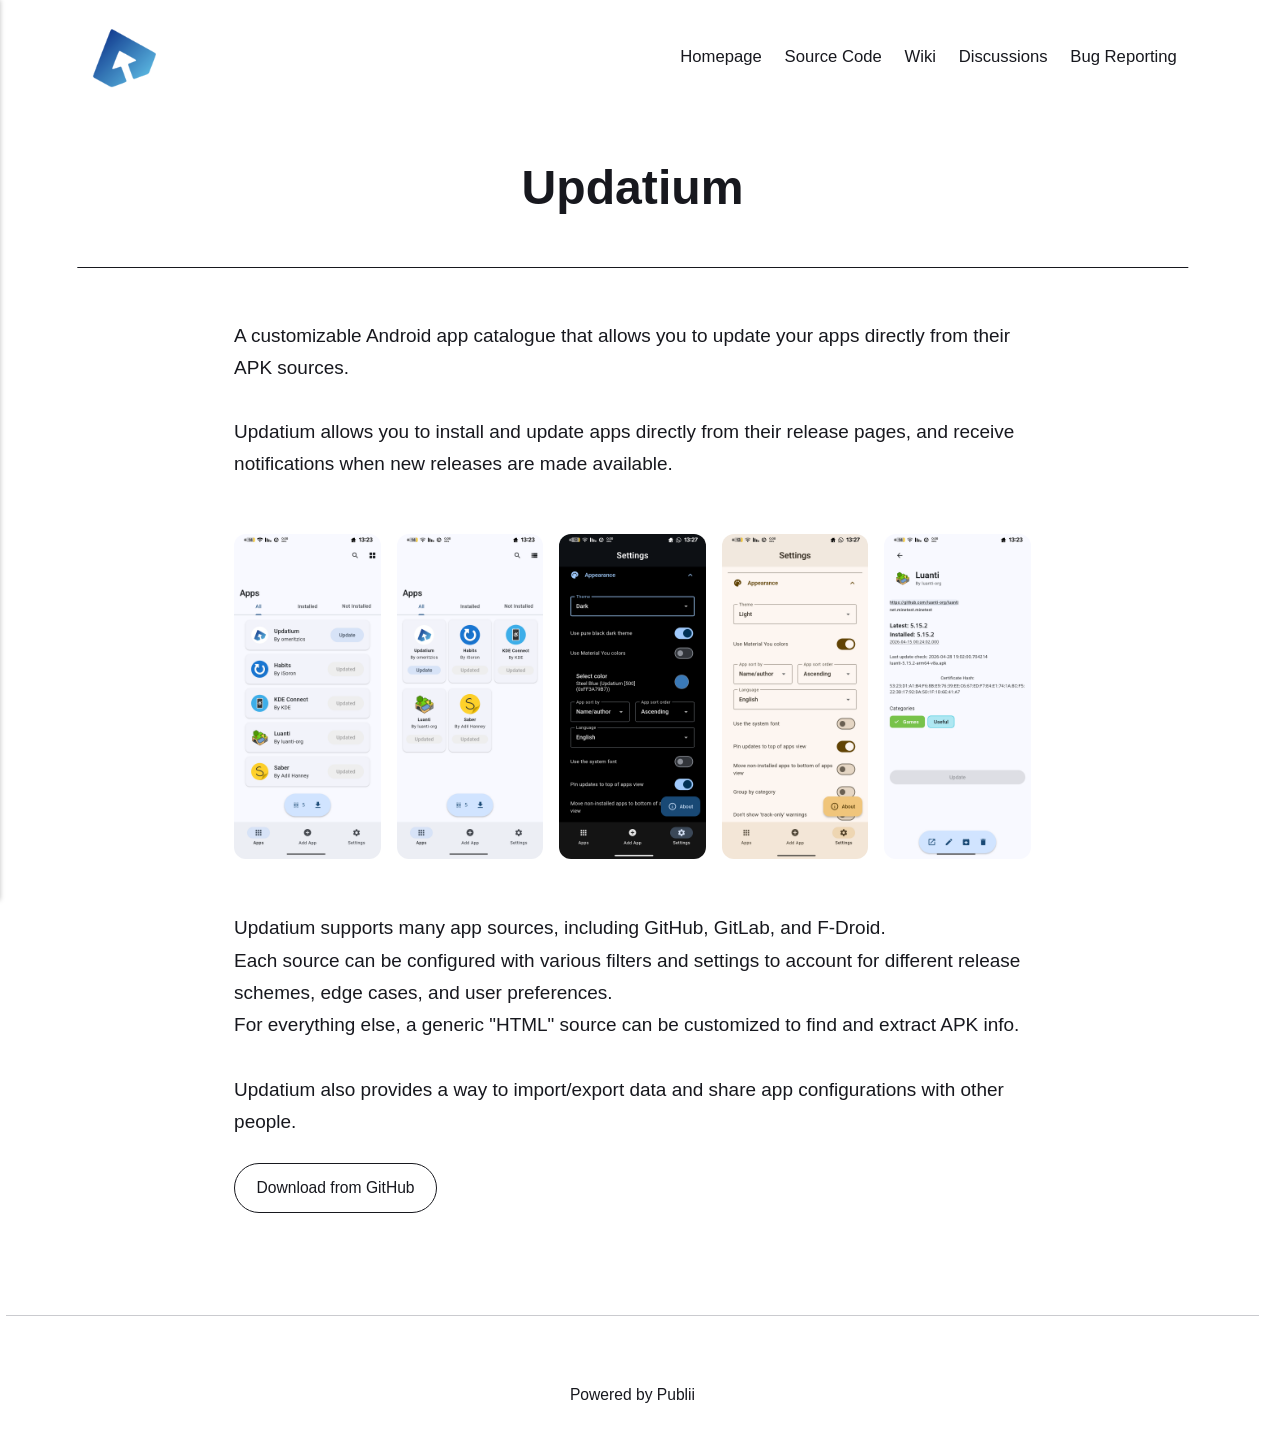
<file: index.html>
<!DOCTYPE html><html lang="en"><head><meta charset="utf-8"><meta http-equiv="X-UA-Compatible" content="IE=edge"><meta name="viewport" content="width=device-width,initial-scale=1"><title>Updatium - Updatium</title><meta name="description" content="A customizable Android app catalogue that allows you to update your apps directly from their APK sources.&nbsp; Updatium allows you to install and update apps directly from their release pages, and receive notifications when new releases are made available. Updatium supports many app sources, including&hellip;"><meta name="generator" content="Publii Open-Source CMS for Static Site"><link rel="canonical" href="https://omeritzics.github.io/updatium-website/"><link rel="alternate" type="application/atom+xml" href="https://omeritzics.github.io/updatium-website/feed.xml" title="Updatium - RSS"><link rel="alternate" type="application/json" href="https://omeritzics.github.io/updatium-website/feed.json" title="Updatium - JSON"><link rel="shortcut icon" href="https://omeritzics.github.io/updatium-website/media/website/icon_small.png" type="image/png"><link rel="stylesheet" href="https://omeritzics.github.io/updatium-website/assets/css/style.css?v=e003058e14ee3632f570e754dc571fcd"><script type="application/ld+json">{"@context":"http://schema.org","@type":"Article","mainEntityOfPage":{"@type":"WebPage","@id":"https://omeritzics.github.io/updatium-website/index.html"},"headline":"Updatium","datePublished":"2026-05-20T08:31+03:00","dateModified":"2026-05-20T09:46+03:00","image":{"@type":"ImageObject","url":"https://omeritzics.github.io/updatium-website/media/website/icon.png","height":128,"width":128},"description":"A customizable Android app catalogue that allows you to update your apps directly from their APK sources.&nbsp; Updatium allows you to install and update apps directly from their release pages, and receive notifications when new releases are made available. Updatium supports many app sources, including&hellip;","author":{"@type":"Person","name":"Omer I.S.","url":"https://omeritzics.github.io/updatium-website/authors/omer-is/"},"publisher":{"@type":"Organization","name":"Omer I.S.","logo":{"@type":"ImageObject","url":"https://omeritzics.github.io/updatium-website/media/website/icon.png","height":128,"width":128}}}</script><noscript><style>img[loading] {
                    opacity: 1;
                }</style></noscript></head><body class="page-template"><header class="top js-header"><a class="logo" href="https://omeritzics.github.io/updatium-website/index.html"><img src="https://omeritzics.github.io/updatium-website/media/website/icon.png" alt="Updatium" width="128" height="128"></a><nav class="navbar js-navbar"><button class="navbar__toggle js-toggle" aria-label="Menu" aria-haspopup="true" aria-expanded="false"><span class="navbar__toggle-box"><span class="navbar__toggle-inner">Menu</span></span></button><ul class="navbar__menu"><li class="active"><a href="https://omeritzics.github.io/updatium-website/index.html" target="_self">Homepage</a></li><li><a href="https://github.com/omeritzics/Updatium" target="_self">Source Code</a></li><li><a href="https://github.com/omeritzics/Updatium/wiki" target="_self">Wiki</a></li><li><a href="https://github.com/omeritzics/Updatium/discussions" target="_self">Discussions</a></li><li><a href="https://github.com/omeritzics/Updatium/issues" target="_self">Bug Reporting</a></li></ul></nav></header><main class="page"><article class="content"><div class="hero hero--noimage"><header class="hero__content hero__content--centered"><div class="wrapper"><h1>Updatium</h1></div></header></div><div class="entry-wrapper content__entry"><p>A customizable Android app catalogue that allows you to update your apps directly from their APK sources.&nbsp;<br><br>Updatium allows you to install and update apps directly from their release pages, and receive notifications when new releases are made available.</p><div class="gallery-wrapper"><div class="gallery" data-columns="5"><figure class="gallery__item"><a href="https://omeritzics.github.io/updatium-website/media/posts/1/gallery/1.apps.png" data-size="1080x2400"><img loading="lazy" src="https://omeritzics.github.io/updatium-website/media/posts/1/gallery/1.apps-thumbnail.png" height="1600" width="720" alt=""></a></figure><figure class="gallery__item"><a href="https://omeritzics.github.io/updatium-website/media/posts/1/gallery/6.grid_view.png" data-size="1080x2400"><img loading="lazy" src="https://omeritzics.github.io/updatium-website/media/posts/1/gallery/6.grid_view-thumbnail.png" height="1600" width="720" alt=""></a></figure><figure class="gallery__item"><a href="https://omeritzics.github.io/updatium-website/media/posts/1/gallery/2.dark_theme.png" data-size="1080x2400"><img loading="lazy" src="https://omeritzics.github.io/updatium-website/media/posts/1/gallery/2.dark_theme-thumbnail.png" height="1600" width="720" alt=""></a></figure><figure class="gallery__item"><a href="https://omeritzics.github.io/updatium-website/media/posts/1/gallery/3.material_you.png" data-size="1080x2400"><img loading="lazy" src="https://omeritzics.github.io/updatium-website/media/posts/1/gallery/3.material_you-thumbnail.png" height="1600" width="720" alt=""></a></figure><figure class="gallery__item"><a href="https://omeritzics.github.io/updatium-website/media/posts/1/gallery/4.app.png" data-size="1080x2400"><img loading="lazy" src="https://omeritzics.github.io/updatium-website/media/posts/1/gallery/4.app-thumbnail.png" height="1600" width="720" alt=""></a></figure></div></div><p>Updatium supports many app sources, including GitHub, GitLab, and F-Droid.<br>Each source can be configured with various filters and settings to account for different release schemes, edge cases, and user preferences.<br>For everything else, a generic "HTML" source can be customized to find and extract APK info.<br><br>Updatium also provides a way to import/export data and share app configurations with other people.</p><p></p><div><div class="container mt-5 mb-3"><div class="d-flex justify-content-center justify-content-md-start"><div id="downloadDiv" class="btn-group ml-2" role="group" aria-label="Download buttons"><a type="button" href="https://github.com/omeritzics/Updatium/releases/latest" target="_blank">Download from GitHub</a></div></div></div></div><p></p></div></article></main><footer class="footer"><div class="wrapper"><div class="footer__copyright"><p>Powered by Publii</p></div><button id="backToTop" class="footer__bttop" aria-label="Back to top" title="Back to top"><svg width="20" height="20"><use xlink:href="https://omeritzics.github.io/updatium-website/assets/svg/svg-map.svg#toparrow"/></svg></button></div></footer><script defer="defer" src="https://omeritzics.github.io/updatium-website/assets/js/scripts.min.js?v=dafec4f87fead6718cb125f0b0fc8441"></script><script>window.publiiThemeMenuConfig={mobileMenuMode:'sidebar',animationSpeed:300,submenuWidth: 'auto',doubleClickTime:500,mobileMenuExpandableSubmenus:true,relatedContainerForOverlayMenuSelector:'.top'};</script><script>var images = document.querySelectorAll('img[loading]');
        for (var i = 0; i < images.length; i++) {
            if (images[i].complete) {
                images[i].classList.add('is-loaded');
            } else {
                images[i].addEventListener('load', function () {
                    this.classList.add('is-loaded');
                }, false);
            }
        }</script></body></html>
</file>
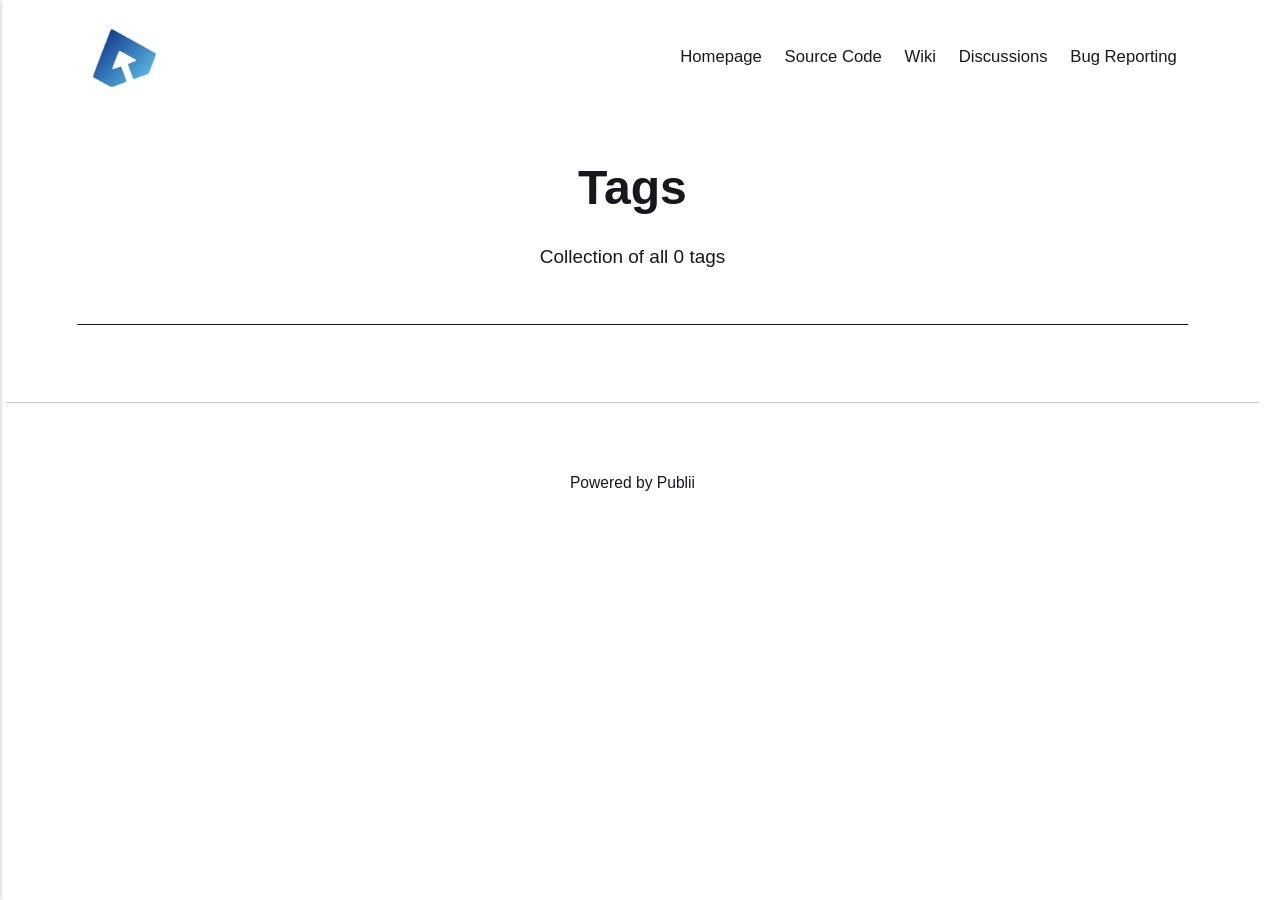
<file: tags/index.html>
<!DOCTYPE html><html lang="en"><head><meta charset="utf-8"><meta http-equiv="X-UA-Compatible" content="IE=edge"><meta name="viewport" content="width=device-width,initial-scale=1"><title>All tags - Updatium</title><meta name="robots" content="noindex, follow"><meta name="generator" content="Publii Open-Source CMS for Static Site"><link rel="alternate" type="application/atom+xml" href="https://omeritzics.github.io/updatium-website/feed.xml" title="Updatium - RSS"><link rel="alternate" type="application/json" href="https://omeritzics.github.io/updatium-website/feed.json" title="Updatium - JSON"><link rel="shortcut icon" href="https://omeritzics.github.io/updatium-website/media/website/icon_small.png" type="image/png"><link rel="stylesheet" href="https://omeritzics.github.io/updatium-website/assets/css/style.css?v=e003058e14ee3632f570e754dc571fcd"><script type="application/ld+json">{"@context":"http://schema.org","@type":"Organization","name":"Updatium","logo":"https://omeritzics.github.io/updatium-website/media/website/icon.png","url":"https://omeritzics.github.io/updatium-website/index.html"}</script><noscript><style>img[loading] {
                    opacity: 1;
                }</style></noscript></head><body class="tags-template"><header class="top js-header"><a class="logo" href="https://omeritzics.github.io/updatium-website/index.html"><img src="https://omeritzics.github.io/updatium-website/media/website/icon.png" alt="Updatium" width="128" height="128"></a><nav class="navbar js-navbar"><button class="navbar__toggle js-toggle" aria-label="Menu" aria-haspopup="true" aria-expanded="false"><span class="navbar__toggle-box"><span class="navbar__toggle-inner">Menu</span></span></button><ul class="navbar__menu"><li><a href="https://omeritzics.github.io/updatium-website/index.html" target="_self">Homepage</a></li><li><a href="https://github.com/omeritzics/Updatium" target="_self">Source Code</a></li><li><a href="https://github.com/omeritzics/Updatium/wiki" target="_self">Wiki</a></li><li><a href="https://github.com/omeritzics/Updatium/discussions" target="_self">Discussions</a></li><li><a href="https://github.com/omeritzics/Updatium/issues" target="_self">Bug Reporting</a></li></ul></nav></header><main class="page page--tags"><div class="hero hero--noimage"><header class="hero__content hero__content--centered"><div class="wrapper"><h1>Tags</h1><p class="page__desc">Collection of all 0 tags</p></div></header></div><div class="wrapper"><ul class="feed feed--grid"></ul></div></main><footer class="footer"><div class="wrapper"><div class="footer__copyright"><p>Powered by Publii</p></div><button id="backToTop" class="footer__bttop" aria-label="Back to top" title="Back to top"><svg width="20" height="20"><use xlink:href="https://omeritzics.github.io/updatium-website/assets/svg/svg-map.svg#toparrow"/></svg></button></div></footer><script defer="defer" src="https://omeritzics.github.io/updatium-website/assets/js/scripts.min.js?v=dafec4f87fead6718cb125f0b0fc8441"></script><script>window.publiiThemeMenuConfig={mobileMenuMode:'sidebar',animationSpeed:300,submenuWidth: 'auto',doubleClickTime:500,mobileMenuExpandableSubmenus:true,relatedContainerForOverlayMenuSelector:'.top'};</script><script>var images = document.querySelectorAll('img[loading]');
        for (var i = 0; i < images.length; i++) {
            if (images[i].complete) {
                images[i].classList.add('is-loaded');
            } else {
                images[i].addEventListener('load', function () {
                    this.classList.add('is-loaded');
                }, false);
            }
        }</script></body></html>
</file>
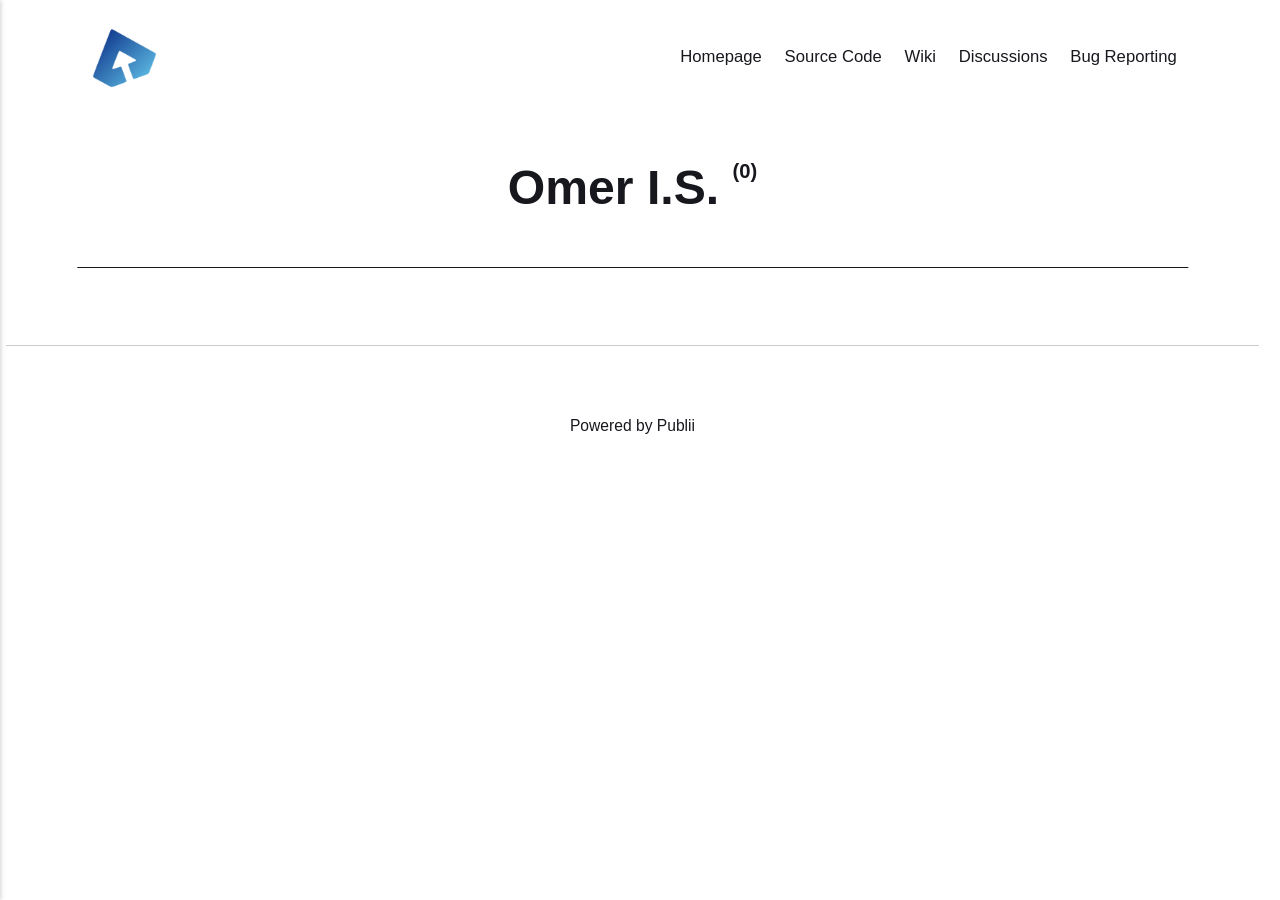
<file: authors/omer-is/index.html>
<!DOCTYPE html><html lang="en"><head><meta charset="utf-8"><meta http-equiv="X-UA-Compatible" content="IE=edge"><meta name="viewport" content="width=device-width,initial-scale=1"><title>Author: Omer I.S. - Updatium</title><meta name="robots" content="noindex, follow"><meta name="generator" content="Publii Open-Source CMS for Static Site"><link rel="alternate" type="application/atom+xml" href="https://omeritzics.github.io/updatium-website/feed.xml" title="Updatium - RSS"><link rel="alternate" type="application/json" href="https://omeritzics.github.io/updatium-website/feed.json" title="Updatium - JSON"><link rel="shortcut icon" href="https://omeritzics.github.io/updatium-website/media/website/icon_small.png" type="image/png"><link rel="stylesheet" href="https://omeritzics.github.io/updatium-website/assets/css/style.css?v=e003058e14ee3632f570e754dc571fcd"><script type="application/ld+json">{"@context":"http://schema.org","@type":"Organization","name":"Updatium","logo":"https://omeritzics.github.io/updatium-website/media/website/icon.png","url":"https://omeritzics.github.io/updatium-website/index.html"}</script><noscript><style>img[loading] {
                    opacity: 1;
                }</style></noscript></head><body class="author-template"><header class="top js-header"><a class="logo" href="https://omeritzics.github.io/updatium-website/index.html"><img src="https://omeritzics.github.io/updatium-website/media/website/icon.png" alt="Updatium" width="128" height="128"></a><nav class="navbar js-navbar"><button class="navbar__toggle js-toggle" aria-label="Menu" aria-haspopup="true" aria-expanded="false"><span class="navbar__toggle-box"><span class="navbar__toggle-inner">Menu</span></span></button><ul class="navbar__menu"><li><a href="https://omeritzics.github.io/updatium-website/index.html" target="_self">Homepage</a></li><li><a href="https://github.com/omeritzics/Updatium" target="_self">Source Code</a></li><li><a href="https://github.com/omeritzics/Updatium/wiki" target="_self">Wiki</a></li><li><a href="https://github.com/omeritzics/Updatium/discussions" target="_self">Discussions</a></li><li><a href="https://github.com/omeritzics/Updatium/issues" target="_self">Bug Reporting</a></li></ul></nav></header><main class="page page--author"><div class="hero hero--noimage"><header class="hero__content hero__content--centered"><div class="wrapper"><div><h1>Omer I.S. <sup>(0)</sup></h1></div></div></header></div><div class="wrapper feed"></div></main><footer class="footer"><div class="wrapper"><div class="footer__copyright"><p>Powered by Publii</p></div><button id="backToTop" class="footer__bttop" aria-label="Back to top" title="Back to top"><svg width="20" height="20"><use xlink:href="https://omeritzics.github.io/updatium-website/assets/svg/svg-map.svg#toparrow"/></svg></button></div></footer><script defer="defer" src="https://omeritzics.github.io/updatium-website/assets/js/scripts.min.js?v=dafec4f87fead6718cb125f0b0fc8441"></script><script>window.publiiThemeMenuConfig={mobileMenuMode:'sidebar',animationSpeed:300,submenuWidth: 'auto',doubleClickTime:500,mobileMenuExpandableSubmenus:true,relatedContainerForOverlayMenuSelector:'.top'};</script><script>var images = document.querySelectorAll('img[loading]');
        for (var i = 0; i < images.length; i++) {
            if (images[i].complete) {
                images[i].classList.add('is-loaded');
            } else {
                images[i].addEventListener('load', function () {
                    this.classList.add('is-loaded');
                }, false);
            }
        }</script></body></html>
</file>
